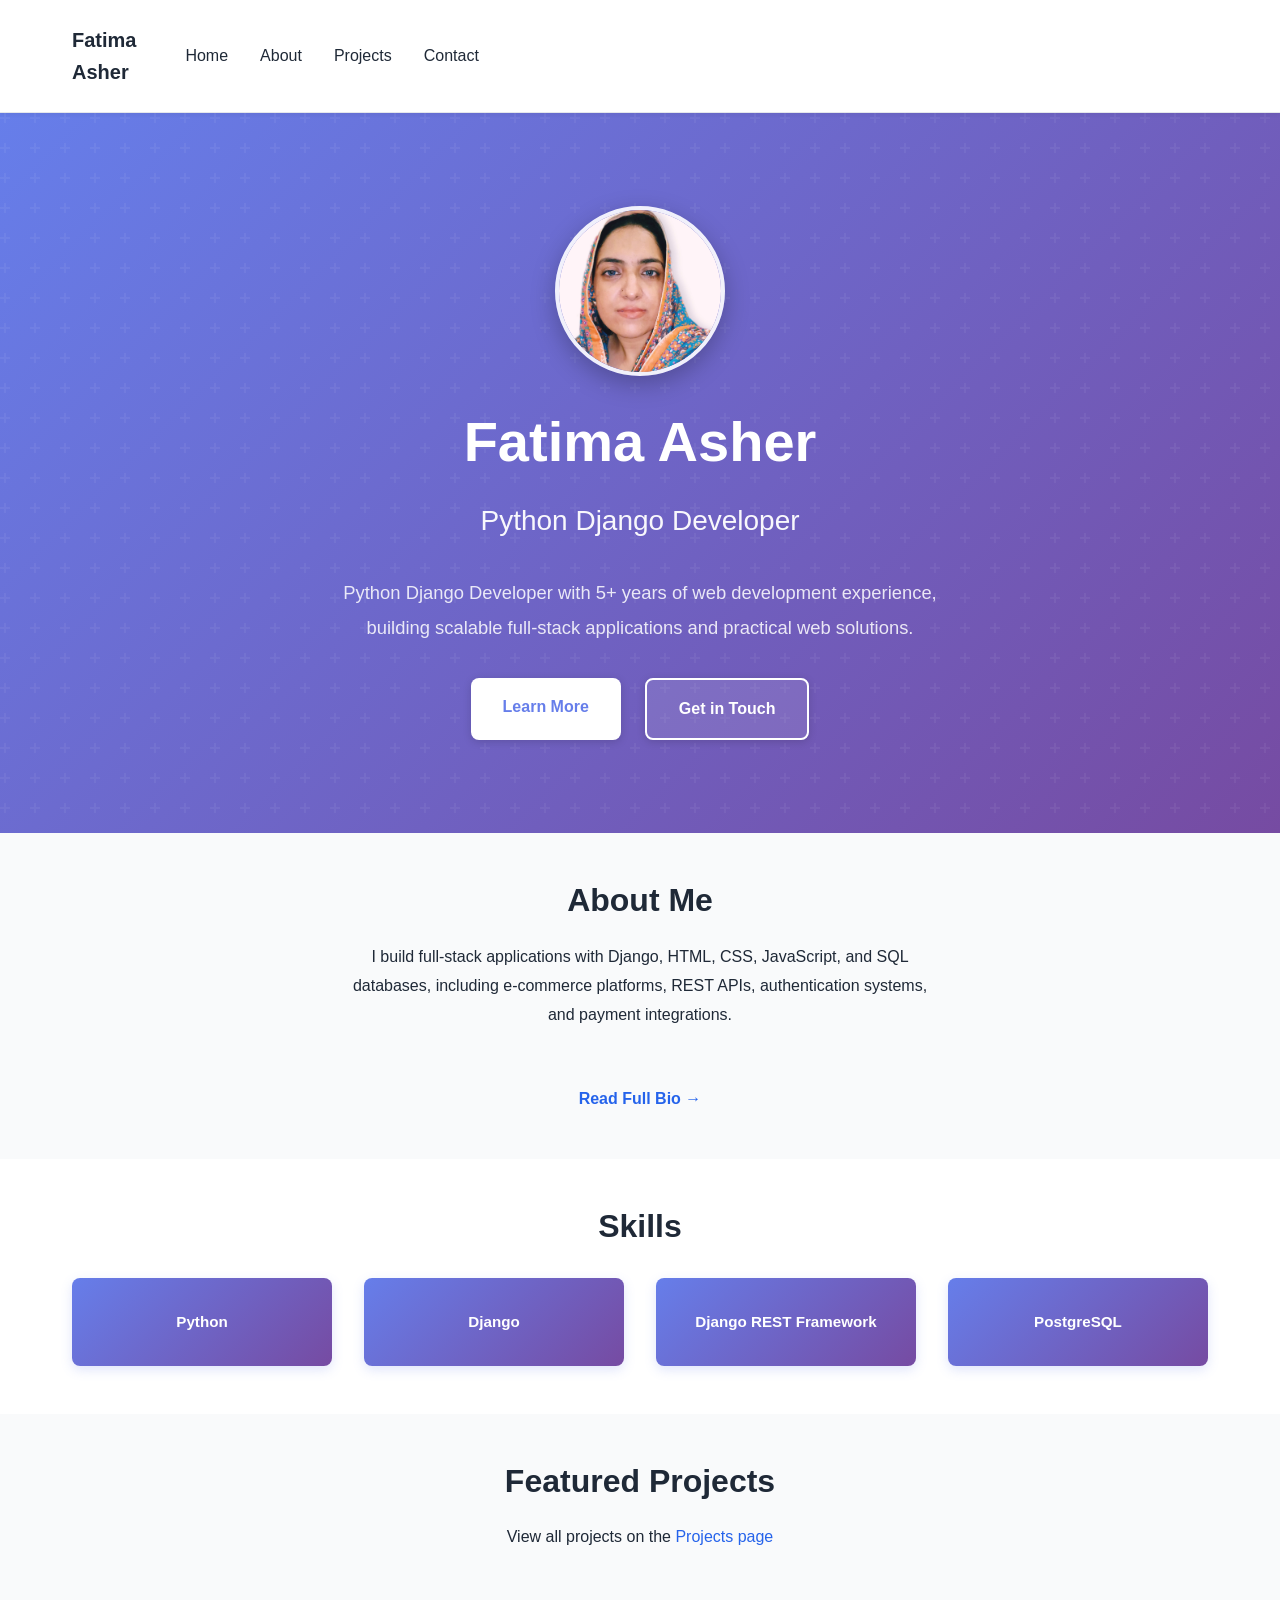
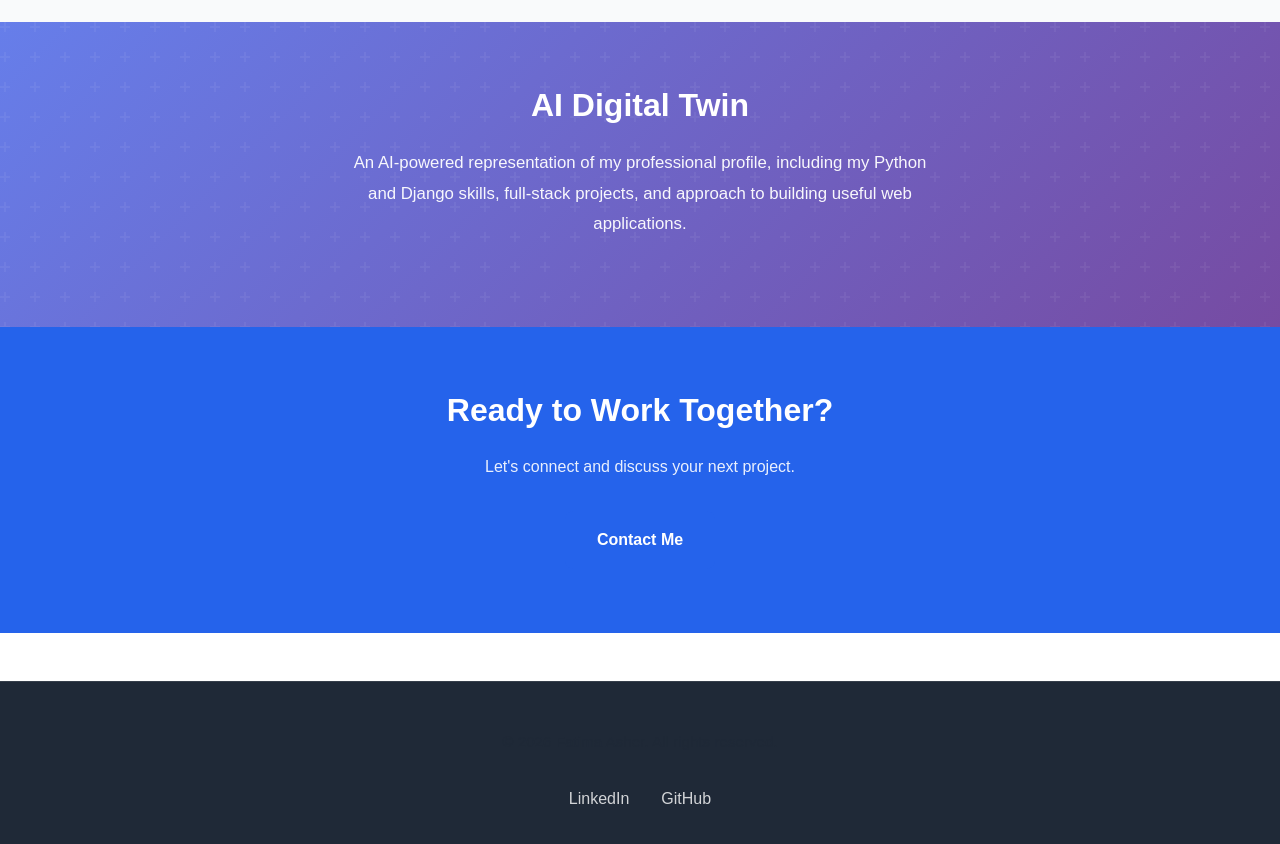
<file: index.html>
<!DOCTYPE html>
<html lang="en">
<head>
    <meta charset="UTF-8">
    <meta name="viewport" content="width=device-width, initial-scale=1.0">
    <meta name="description" content="Portfolio of Fatima Asher, a Python Django developer based in Karachi, Pakistan.">
    <title>Fatima Asher | Python Django Developer</title>
    <link rel="stylesheet" href="css/style.css">
</head>
<body>
    <!-- Navigation -->
    <nav class="navbar">
        <div class="container">
            <div class="nav-wrapper">
                <a href="index.html" class="logo">Fatima Asher</a>
                <button class="menu-toggle" aria-label="Toggle navigation menu">
                    <span class="hamburger"></span>
                </button>
                <ul class="nav-menu">
                    <li><a href="index.html">Home</a></li>
                    <li><a href="about.html">About</a></li>
                    <li><a href="projects.html">Projects</a></li>
                    <li><a href="contact.html">Contact</a></li>
                </ul>
            </div>
        </div>
    </nav>

    <!-- Hero Section -->
    <section class="hero">
        <div class="container">
            <img class="hero-profile-image" src="assets/images/fatima-asher-profile.jpeg" alt="Fatima Asher, Python Django Developer" width="180" height="180">
            <h1>Fatima Asher</h1>
            <p class="tagline">Python Django Developer</p>
            <p class="hero-description">Python Django Developer with 5+ years of web development experience, building scalable full-stack applications and practical web solutions.</p>
            <div class="cta-buttons">
                <a href="about.html" class="btn btn-primary">Learn More</a>
                <a href="contact.html" class="btn btn-secondary">Get in Touch</a>
            </div>
        </div>
    </section>

    <!-- About Preview -->
    <section class="about-preview">
        <div class="container">
            <h2>About Me</h2>
            <p>I build full-stack applications with Django, HTML, CSS, JavaScript, and SQL databases, including e-commerce platforms, REST APIs, authentication systems, and payment integrations.</p>
            <a href="about.html" class="link-arrow">Read Full Bio →</a>
        </div>
    </section>

    <!-- Skills Preview -->
    <section class="skills-preview">
        <div class="container">
            <h2>Skills</h2>
            <div class="skills-grid">
                <div class="skill-item">Python</div>
                <div class="skill-item">Django</div>
                <div class="skill-item">Django REST Framework</div>
                <div class="skill-item">PostgreSQL</div>
            </div>
        </div>
    </section>

    <!-- Projects Preview -->
    <section class="projects-preview">
        <div class="container">
            <h2>Featured Projects</h2>
            <p>View all projects on the <a href="projects.html">Projects page</a></p>
        </div>
    </section>

    <!-- AI Digital Twin Section -->
    <section class="ai-twin">
        <div class="container">
            <h2>AI Digital Twin</h2>
            <p>An AI-powered representation of my professional profile, including my Python and Django skills, full-stack projects, and approach to building useful web applications.</p>
        </div>
    </section>

    <!-- Contact CTA -->
    <section class="contact-cta">
        <div class="container">
            <h2>Ready to Work Together?</h2>
            <p>Let's connect and discuss your next project.</p>
            <a href="contact.html" class="btn btn-primary">Contact Me</a>
        </div>
    </section>

    <!-- Footer -->
    <footer class="footer">
        <div class="container">
            <p>&copy; 2026 Fatima Asher. All rights reserved.</p>
            <ul class="footer-links">
                <li><a href="https://www.linkedin.com/in/fatima-asher/" target="_blank" rel="noopener noreferrer">LinkedIn</a></li>
                <li><a href="https://github.com/fatimaasher84" target="_blank" rel="noopener noreferrer">GitHub</a></li>
            </ul>
        </div>
    </footer>

    <script src="js/main.js"></script>
</body>
</html>
</file>
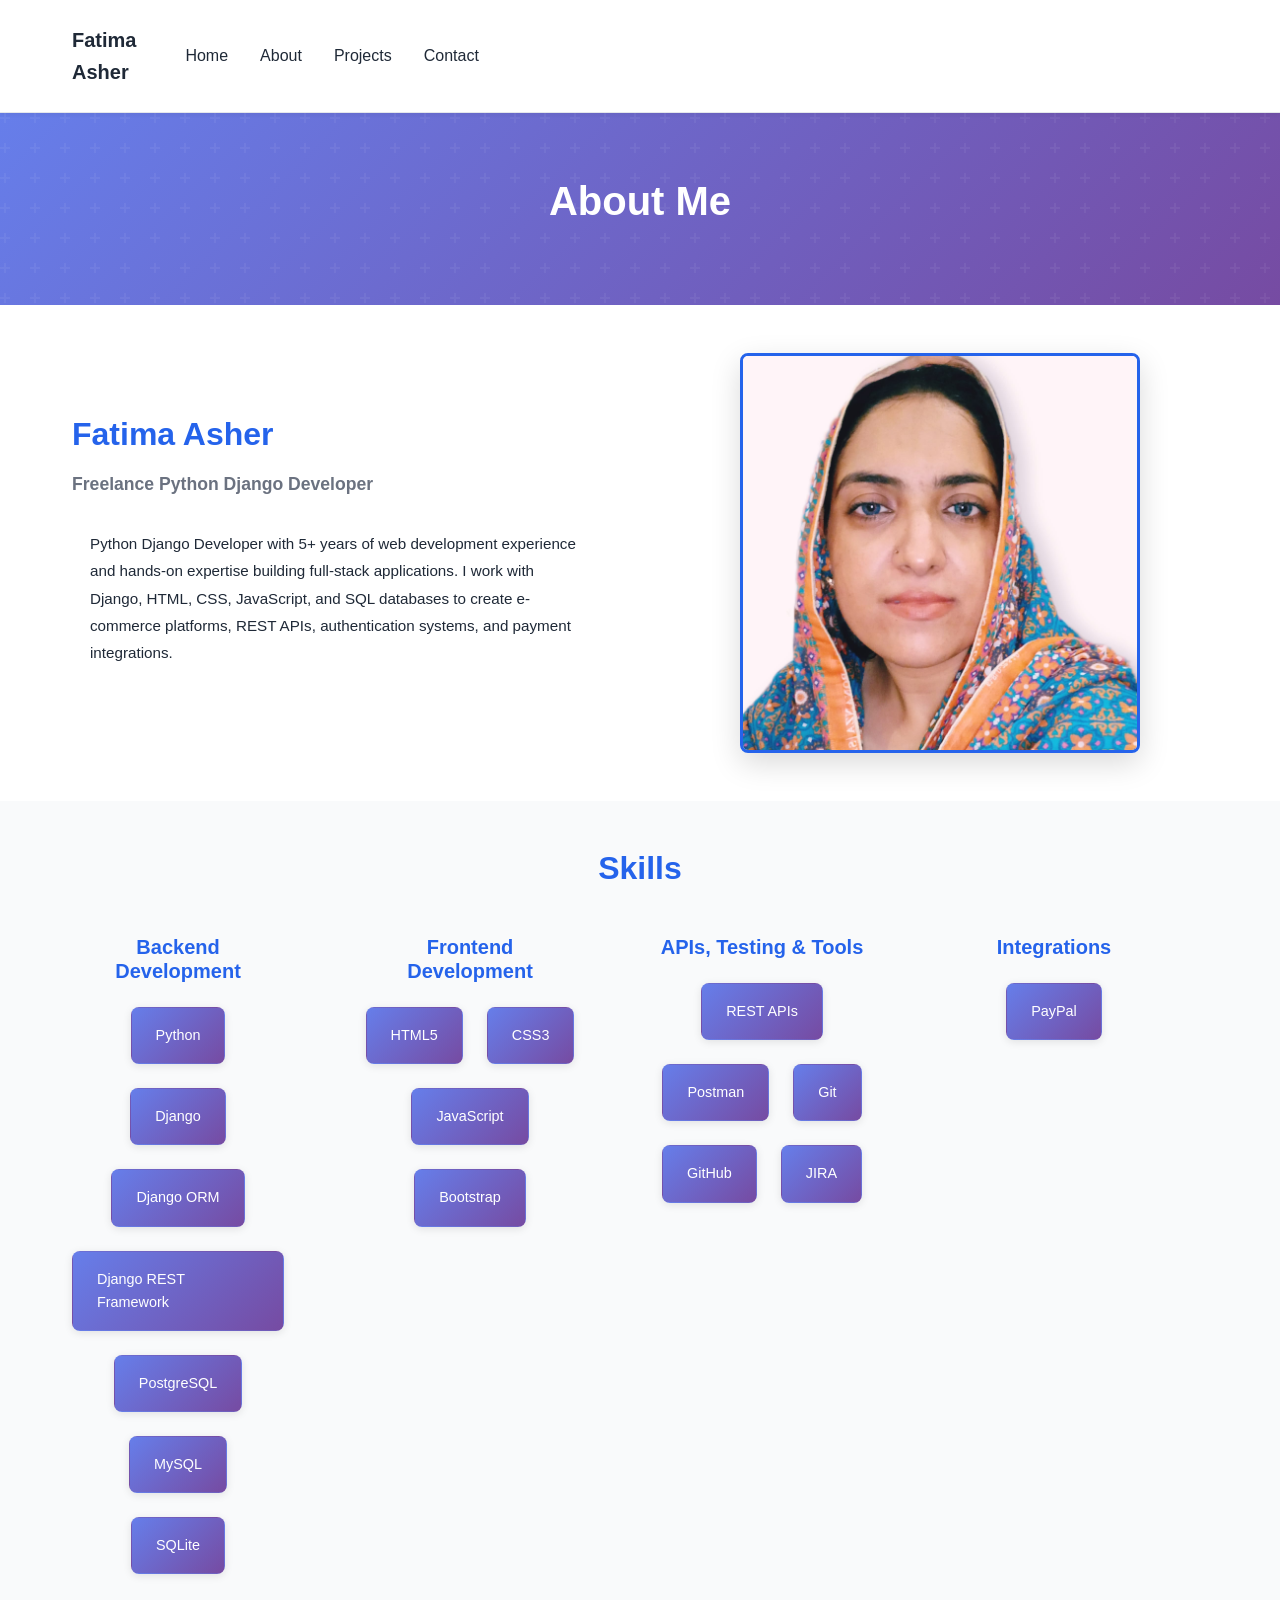
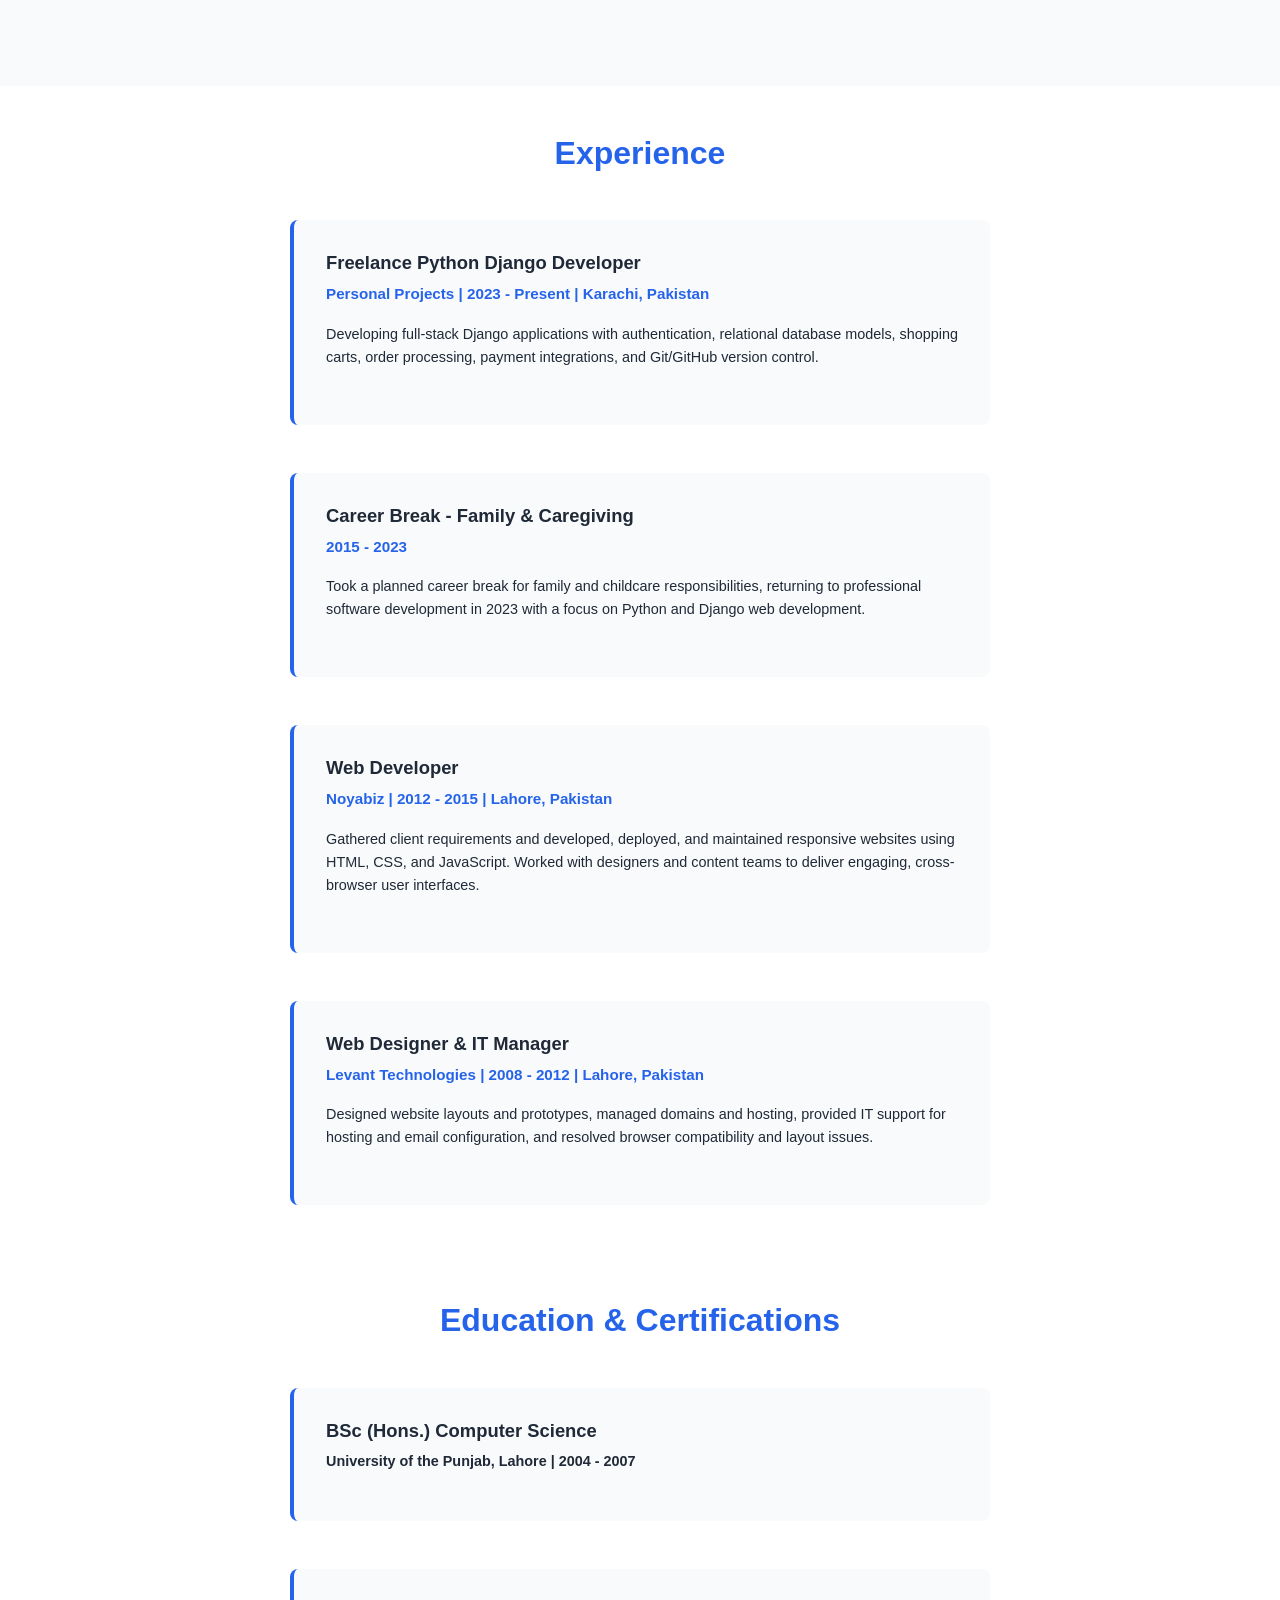
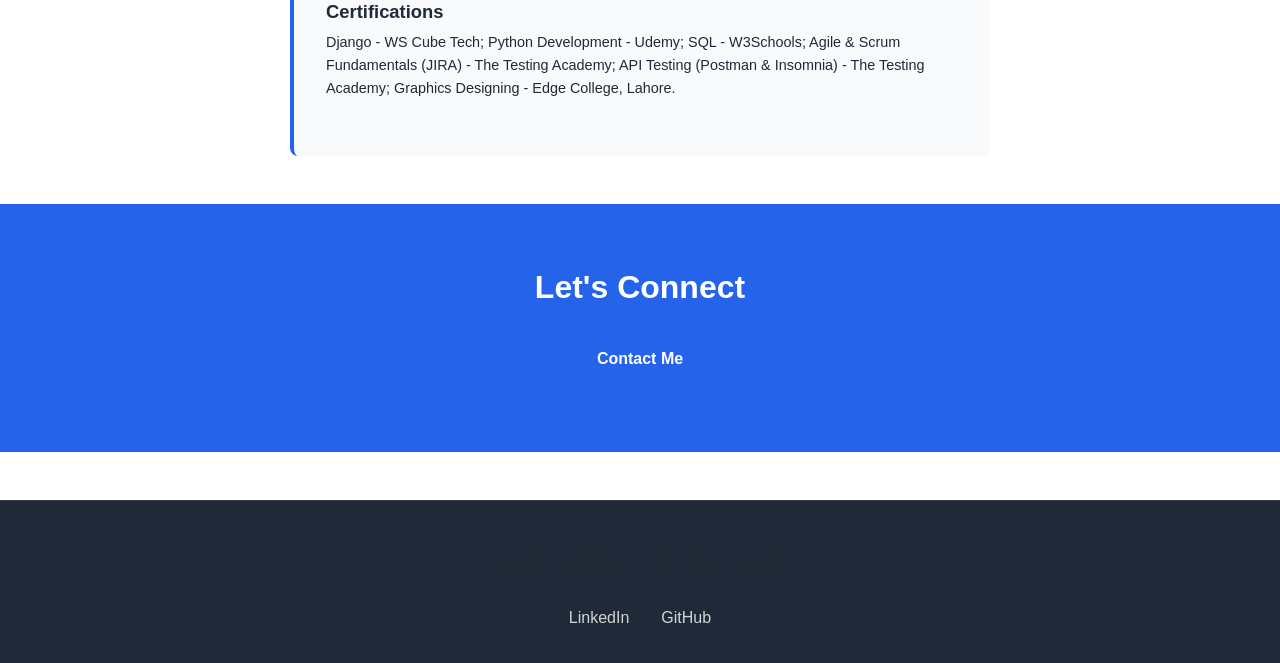
<file: about.html>
<!DOCTYPE html>
<html lang="en">
<head>
    <meta charset="UTF-8">
    <meta name="viewport" content="width=device-width, initial-scale=1.0">
    <meta name="description" content="Learn about Fatima Asher's Python, Django, JavaScript, and PostgreSQL development skills.">
    <title>About | Fatima Asher</title>
    <link rel="stylesheet" href="css/style.css">
</head>
<body>
    <!-- Navigation -->
    <nav class="navbar">
        <div class="container">
            <div class="nav-wrapper">
                <a href="index.html" class="logo">Fatima Asher</a>
                <button class="menu-toggle" aria-label="Toggle navigation menu">
                    <span class="hamburger"></span>
                </button>
                <ul class="nav-menu">
                    <li><a href="index.html">Home</a></li>
                    <li><a href="about.html">About</a></li>
                    <li><a href="projects.html">Projects</a></li>
                    <li><a href="contact.html">Contact</a></li>
                </ul>
            </div>
        </div>
    </nav>

    <!-- Page Header -->
    <section class="page-header">
        <div class="container">
            <h1>About Me</h1>
        </div>
    </section>

    <!-- About Content -->
    <section class="about-section">
        <div class="container">
            <div class="about-content">
                <div class="about-image">
                    <img src="assets/images/fatima-asher-profile.jpeg" alt="Fatima Asher, Python Django Developer" loading="lazy" width="400" height="400">
                </div>
                <div class="about-text">
                    <h2>Fatima Asher</h2>
                    <p>Freelance Python Django Developer</p>
                    <p>Python Django Developer with 5+ years of web development experience and hands-on expertise building full-stack applications. I work with Django, HTML, CSS, JavaScript, and SQL databases to create e-commerce platforms, REST APIs, authentication systems, and payment integrations.</p>
                </div>
            </div>
        </div>
    </section>

    <!-- Skills Section -->
    <section class="skills-section">
        <div class="container">
            <h2>Skills</h2>
            <div class="skills-grid">
                <div class="skill-category">
                    <h3>Backend Development</h3>
                    <ul>
                        <li>Python</li>
                        <li>Django</li>
                        <li>Django ORM</li>
                        <li>Django REST Framework</li>
                        <li>PostgreSQL</li>
                        <li>MySQL</li>
                        <li>SQLite</li>
                    </ul>
                </div>
                <div class="skill-category">
                    <h3>Frontend Development</h3>
                    <ul>
                        <li>HTML5</li>
                        <li>CSS3</li>
                        <li>JavaScript</li>
                        <li>Bootstrap</li>
                    </ul>
                </div>
                <div class="skill-category">
                    <h3>APIs, Testing &amp; Tools</h3>
                    <ul>
                        <li>REST APIs</li>
                        <li>Postman</li>
                        <li>Git</li>
                        <li>GitHub</li>
                        <li>JIRA</li>
                    </ul>
                </div>
                <div class="skill-category">
                    <h3>Integrations</h3>
                    <ul>
                        <li>PayPal</li>
                    </ul>
                </div>
            </div>
        </div>
    </section>

    <!-- Experience Section -->
    <section class="experience-section">
        <div class="container">
            <h2>Experience</h2>
            <div class="experience-list">
                <div class="experience-item">
                    <h3>Freelance Python Django Developer</h3>
                    <p class="company">Personal Projects | 2023 - Present | Karachi, Pakistan</p>
                    <p>Developing full-stack Django applications with authentication, relational database models, shopping carts, order processing, payment integrations, and Git/GitHub version control.</p>
                </div>
                <div class="experience-item">
                    <h3>Career Break - Family &amp; Caregiving</h3>
                    <p class="company">2015 - 2023</p>
                    <p>Took a planned career break for family and childcare responsibilities, returning to professional software development in 2023 with a focus on Python and Django web development.</p>
                </div>
                <div class="experience-item">
                    <h3>Web Developer</h3>
                    <p class="company">Noyabiz | 2012 - 2015 | Lahore, Pakistan</p>
                    <p>Gathered client requirements and developed, deployed, and maintained responsive websites using HTML, CSS, and JavaScript. Worked with designers and content teams to deliver engaging, cross-browser user interfaces.</p>
                </div>
                <div class="experience-item">
                    <h3>Web Designer &amp; IT Manager</h3>
                    <p class="company">Levant Technologies | 2008 - 2012 | Lahore, Pakistan</p>
                    <p>Designed website layouts and prototypes, managed domains and hosting, provided IT support for hosting and email configuration, and resolved browser compatibility and layout issues.</p>
                </div>
            </div>
        </div>
    </section>

    <section class="experience-section">
        <div class="container">
            <h2>Education &amp; Certifications</h2>
            <div class="experience-list">
                <div class="experience-item">
                    <h3>BSc (Hons.) Computer Science</h3>
                    <p class="company">University of the Punjab, Lahore | 2004 - 2007</p>
                </div>
                <div class="experience-item">
                    <h3>Certifications</h3>
                    <p>Django - WS Cube Tech; Python Development - Udemy; SQL - W3Schools; Agile &amp; Scrum Fundamentals (JIRA) - The Testing Academy; API Testing (Postman &amp; Insomnia) - The Testing Academy; Graphics Designing - Edge College, Lahore.</p>
                </div>
            </div>
        </div>
    </section>

    <!-- Contact CTA -->
    <section class="contact-cta">
        <div class="container">
            <h2>Let's Connect</h2>
            <a href="contact.html" class="btn btn-primary">Contact Me</a>
        </div>
    </section>

    <!-- Footer -->
    <footer class="footer">
        <div class="container">
            <p>&copy; 2026 Fatima Asher. All rights reserved.</p>
            <ul class="footer-links">
                <li><a href="https://www.linkedin.com/in/fatima-asher/" target="_blank" rel="noopener noreferrer">LinkedIn</a></li>
                <li><a href="https://github.com/fatimaasher84" target="_blank" rel="noopener noreferrer">GitHub</a></li>
            </ul>
        </div>
    </footer>

    <script src="js/main.js"></script>
</body>
</html>
</file>
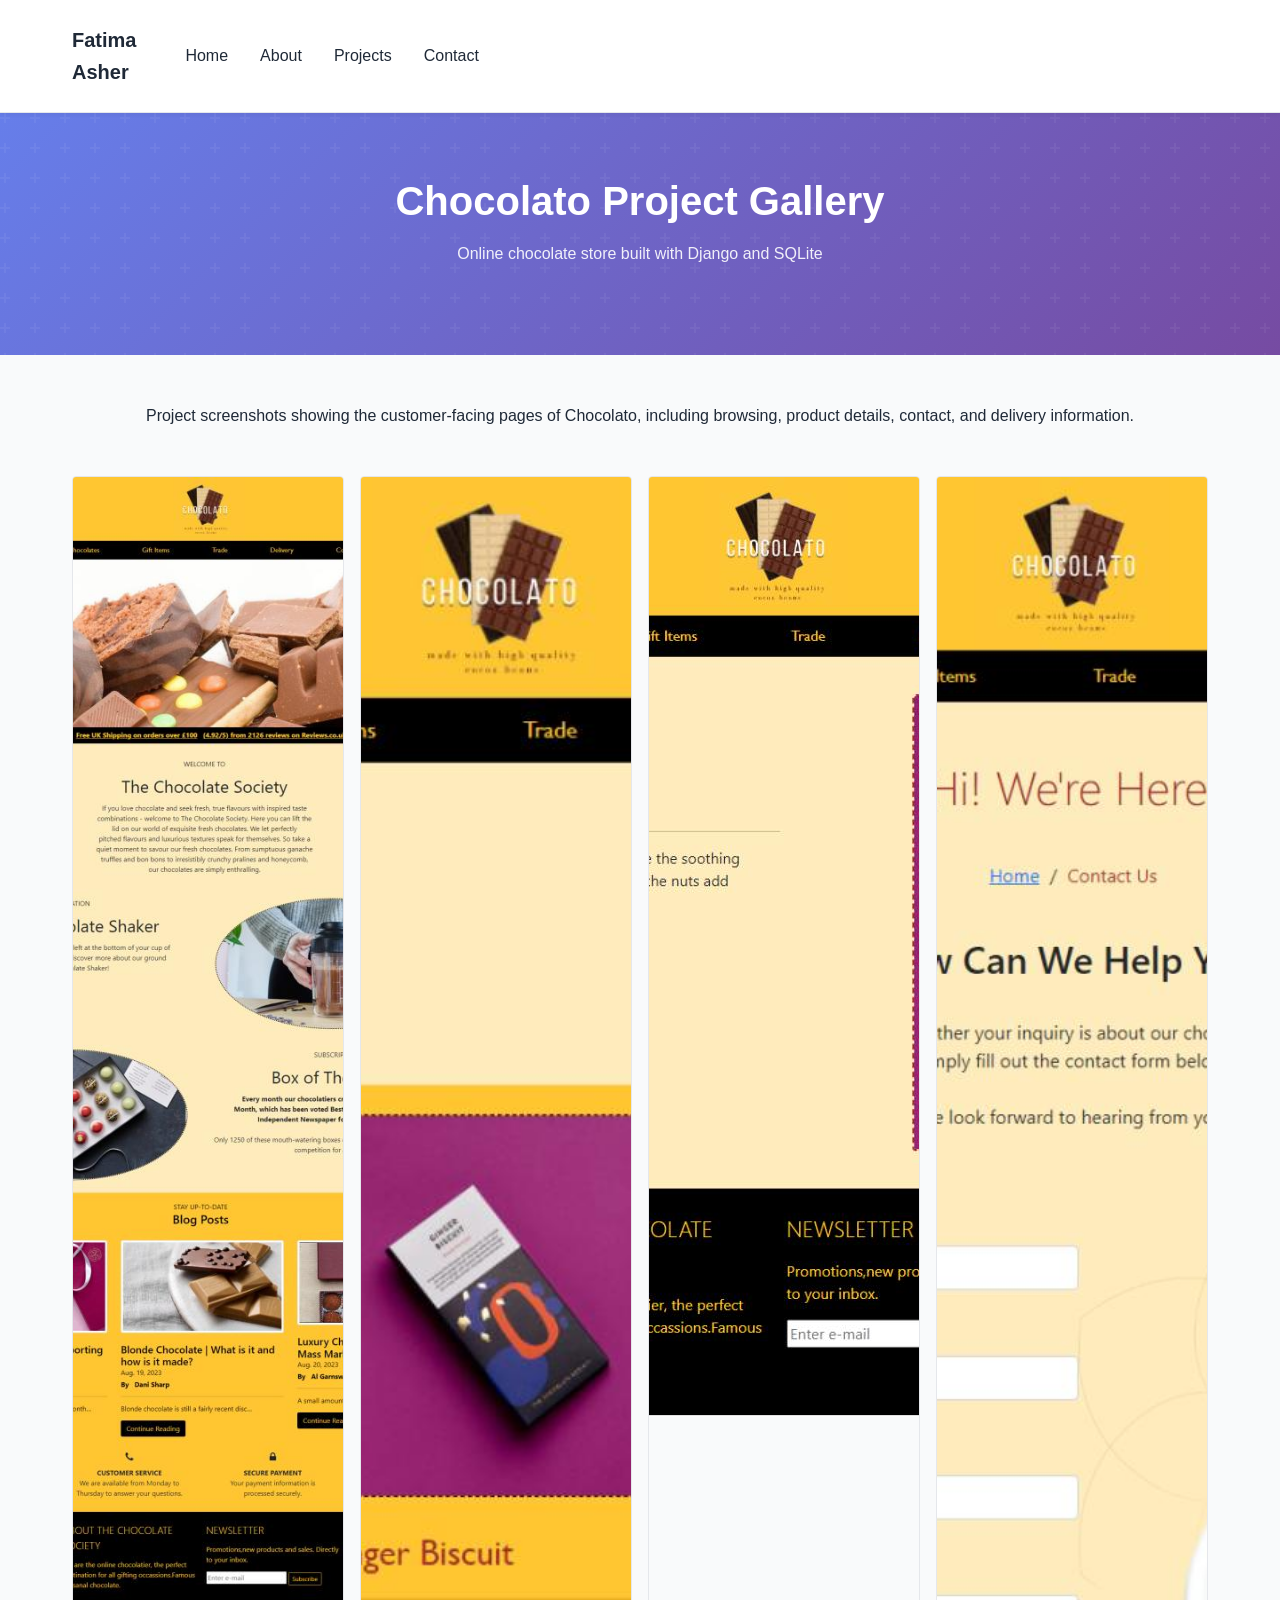
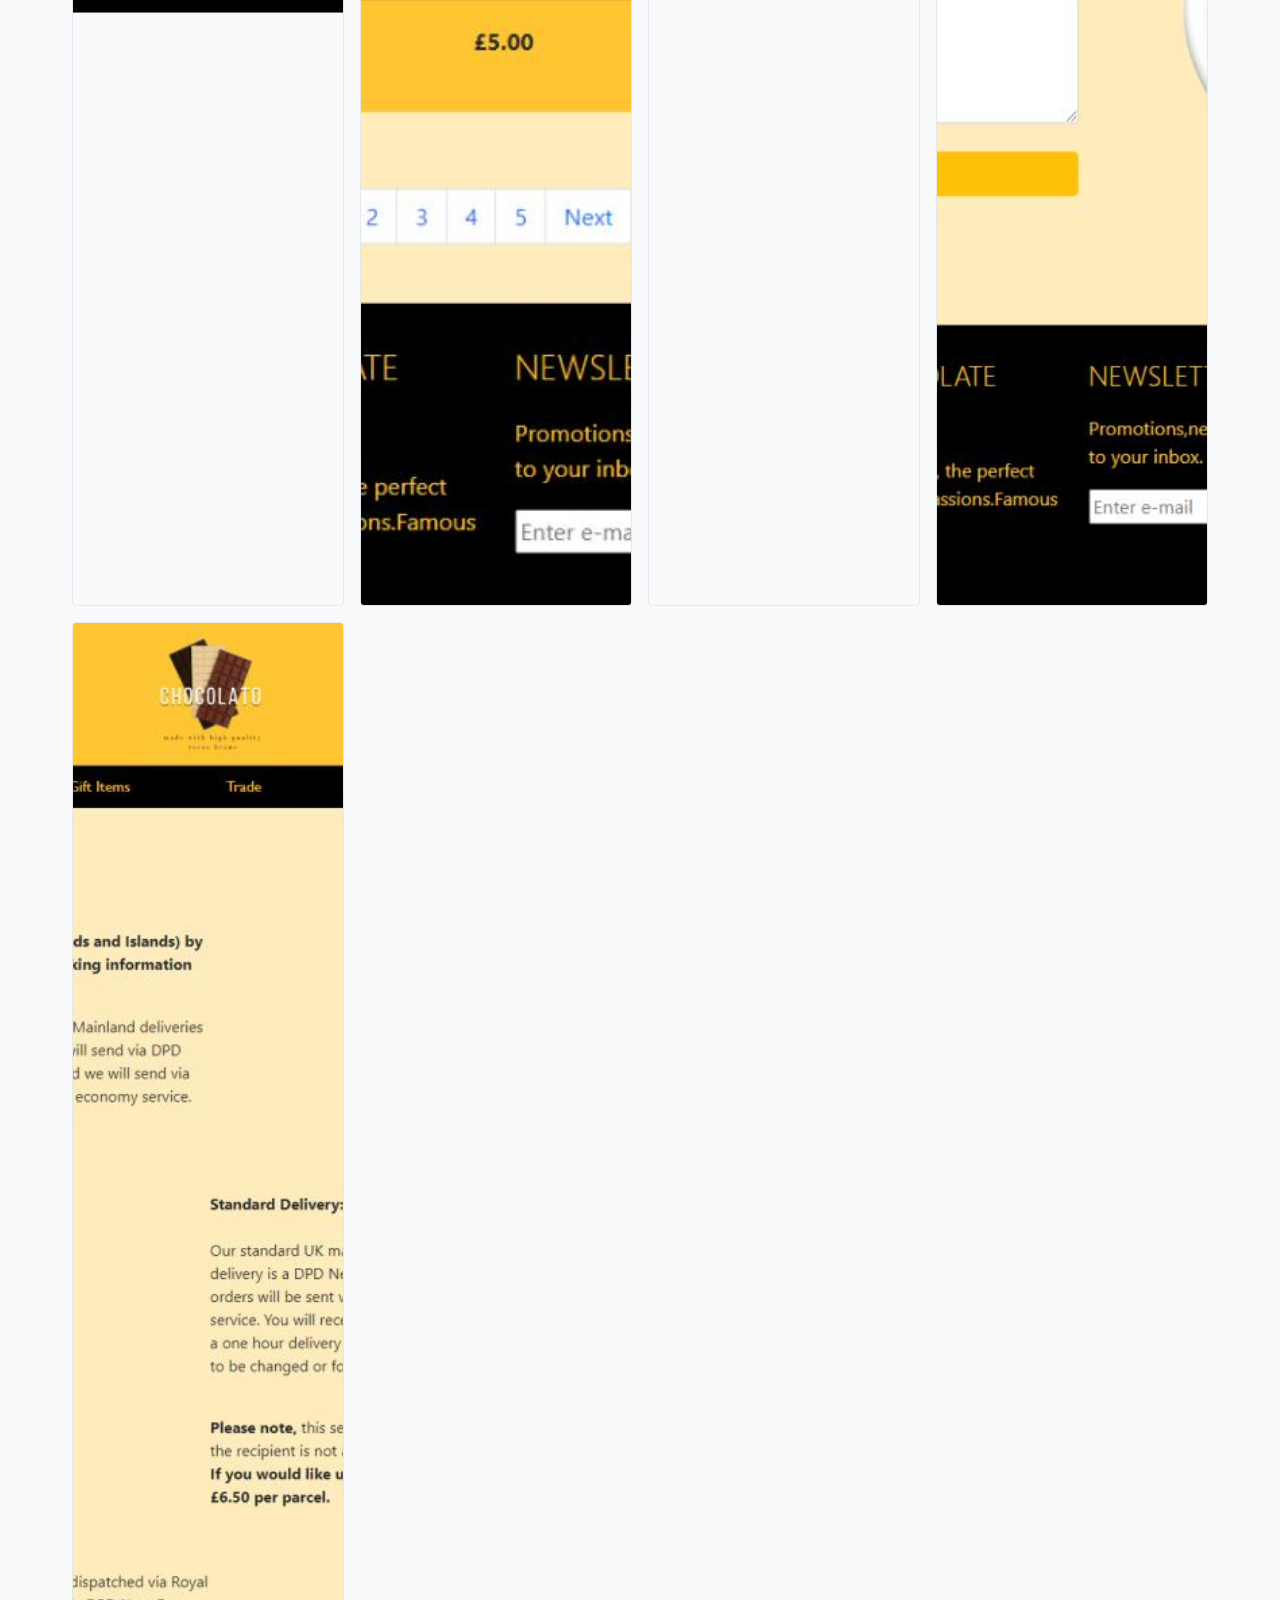
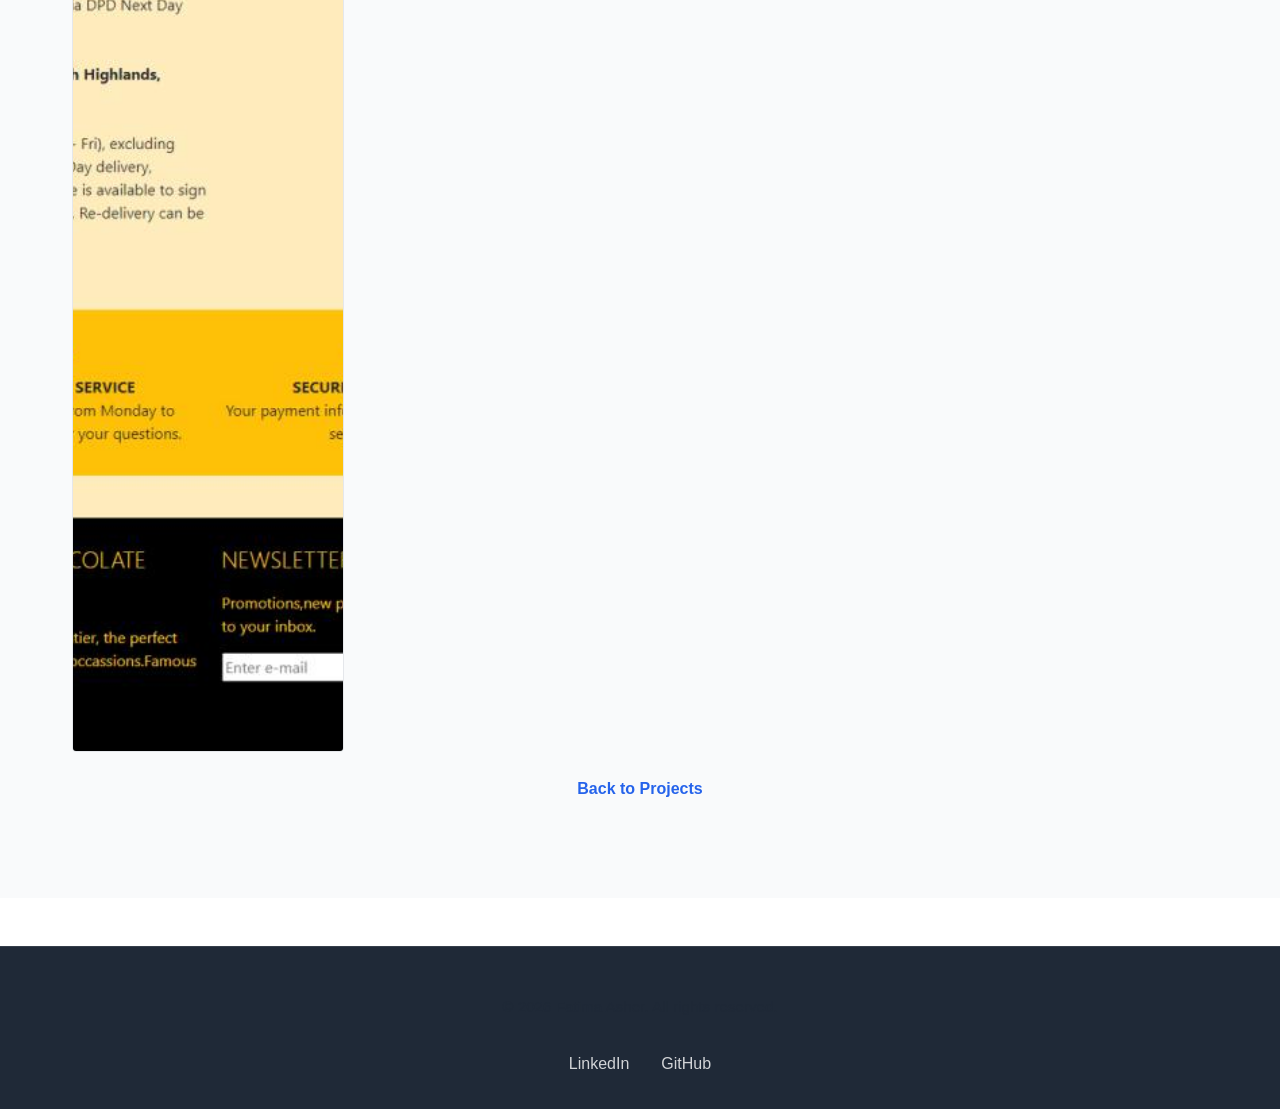
<file: chocolato.html>
<!DOCTYPE html>
<html lang="en">
<head>
    <meta charset="UTF-8">
    <meta name="viewport" content="width=device-width, initial-scale=1.0">
    <meta name="description" content="Chocolato online chocolate store project gallery by Fatima Asher.">
    <title>Chocolato Project Gallery | Fatima Asher</title>
    <link rel="stylesheet" href="css/style.css">
</head>
<body>
    <nav class="navbar">
        <div class="container">
            <div class="nav-wrapper">
                <a href="index.html" class="logo">Fatima Asher</a>
                <button class="menu-toggle" aria-label="Toggle navigation menu">
                    <span class="hamburger"></span>
                </button>
                <ul class="nav-menu">
                    <li><a href="index.html">Home</a></li>
                    <li><a href="about.html">About</a></li>
                    <li><a href="projects.html">Projects</a></li>
                    <li><a href="contact.html">Contact</a></li>
                </ul>
            </div>
        </div>
    </nav>

    <header class="page-header">
        <div class="container">
            <h1>Chocolato Project Gallery</h1>
            <p>Online chocolate store built with Django and SQLite</p>
        </div>
    </header>

    <main>
        <section class="projects-section">
            <div class="container">
                <p>Project screenshots showing the customer-facing pages of Chocolato, including browsing, product details, contact, and delivery information.</p>
                <div class="project-showcase-gallery" aria-label="Chocolato project screenshots">
                    <a href="assets/images/chocolato/1695590624472.jpg" target="_blank" rel="noopener noreferrer"><img src="assets/images/chocolato/1695590624472.jpg" alt="Chocolato online chocolate store homepage" loading="eager" width="640" height="1136"></a>
                    <a href="assets/images/chocolato/1695593395304.jpg" target="_blank" rel="noopener noreferrer"><img src="assets/images/chocolato/1695593395304.jpg" alt="Chocolato product-listing page" loading="lazy" width="1169" height="1728"></a>
                    <a href="assets/images/chocolato/1695593417343.jpg" target="_blank" rel="noopener noreferrer"><img src="assets/images/chocolato/1695593417343.jpg" alt="Chocolato product-detail page" loading="lazy" width="1263" height="940"></a>
                    <a href="assets/images/chocolato/1695593433167.jpg" target="_blank" rel="noopener noreferrer"><img src="assets/images/chocolato/1695593433167.jpg" alt="Chocolato contact page" loading="lazy" width="1169" height="1728"></a>
                    <a href="assets/images/chocolato/1695593445585.jpg" target="_blank" rel="noopener noreferrer"><img src="assets/images/chocolato/1695593445585.jpg" alt="Chocolato delivery-information page" loading="lazy" width="1263" height="1728"></a>
                </div>
                <p><a href="projects.html" class="link-arrow">Back to Projects</a></p>
            </div>
        </section>
    </main>

    <footer class="footer">
        <div class="container">
            <p>&copy; 2026 Fatima Asher. All rights reserved.</p>
            <ul class="footer-links">
                <li><a href="https://www.linkedin.com/in/fatima-asher/" target="_blank" rel="noopener noreferrer">LinkedIn</a></li>
                <li><a href="https://github.com/fatimaasher84" target="_blank" rel="noopener noreferrer">GitHub</a></li>
            </ul>
        </div>
    </footer>

    <script src="js/main.js"></script>
</body>
</html>
</file>
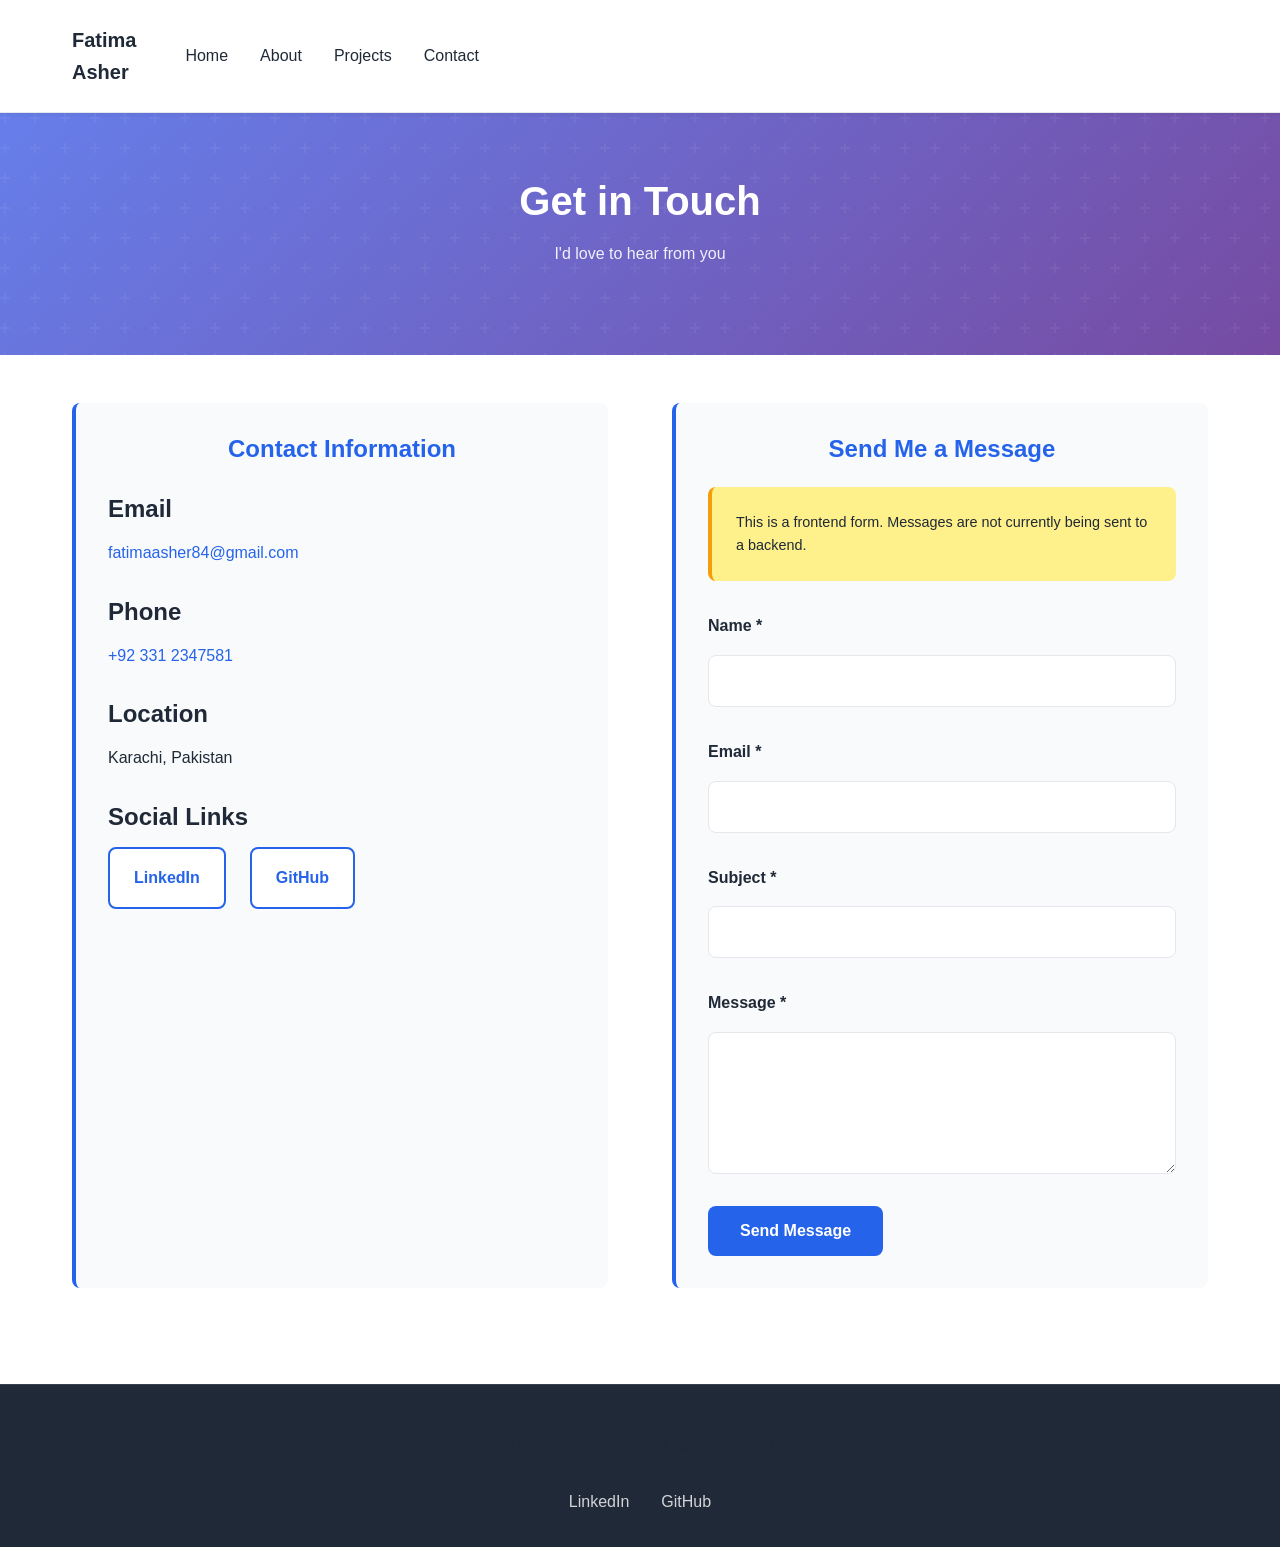
<file: contact.html>
<!DOCTYPE html>
<html lang="en">
<head>
    <meta charset="UTF-8">
    <meta name="viewport" content="width=device-width, initial-scale=1.0">
    <meta name="description" content="Contact Fatima Asher, a freelance Python Django developer.">
    <title>Contact | Fatima Asher</title>
    <link rel="stylesheet" href="css/style.css">
</head>
<body>
    <!-- Navigation -->
    <nav class="navbar">
        <div class="container">
            <div class="nav-wrapper">
                <a href="index.html" class="logo">Fatima Asher</a>
                <button class="menu-toggle" aria-label="Toggle navigation menu">
                    <span class="hamburger"></span>
                </button>
                <ul class="nav-menu">
                    <li><a href="index.html">Home</a></li>
                    <li><a href="about.html">About</a></li>
                    <li><a href="projects.html">Projects</a></li>
                    <li><a href="contact.html">Contact</a></li>
                </ul>
            </div>
        </div>
    </nav>

    <!-- Page Header -->
    <section class="page-header">
        <div class="container">
            <h1>Get in Touch</h1>
            <p>I'd love to hear from you</p>
        </div>
    </section>

    <!-- Contact Section -->
    <section class="contact-section">
        <div class="container">
            <div class="contact-wrapper">
                <!-- Contact Info -->
                <div class="contact-info">
                    <h2>Contact Information</h2>
                    <div class="info-item">
                        <h3>Email</h3>
                        <a href="mailto:fatimaasher84@gmail.com">fatimaasher84@gmail.com</a>
                    </div>
                    <div class="info-item">
                        <h3>Phone</h3>
                        <a href="tel:+923312347581">+92 331 2347581</a>
                    </div>
                    <div class="info-item">
                        <h3>Location</h3>
                        <p>Karachi, Pakistan</p>
                    </div>
                    <div class="info-item">
                        <h3>Social Links</h3>
                        <ul class="social-links">
                            <li><a href="https://www.linkedin.com/in/fatima-asher/" target="_blank" rel="noopener noreferrer">LinkedIn</a></li>
                            <li><a href="https://github.com/fatimaasher84" target="_blank" rel="noopener noreferrer">GitHub</a></li>
                        </ul>
                    </div>
                </div>

                <!-- Contact Form -->
                <div class="contact-form-wrapper">
                    <h2>Send Me a Message</h2>
                    <p class="form-note">This is a frontend form. Messages are not currently being sent to a backend.</p>
                    <form class="contact-form" id="contact-form">
                        <div class="form-group">
                            <label for="name">Name *</label>
                            <input type="text" id="name" name="name" required>
                            <span class="error-message" id="name-error"></span>
                        </div>

                        <div class="form-group">
                            <label for="email">Email *</label>
                            <input type="email" id="email" name="email" required>
                            <span class="error-message" id="email-error"></span>
                        </div>

                        <div class="form-group">
                            <label for="subject">Subject *</label>
                            <input type="text" id="subject" name="subject" required>
                            <span class="error-message" id="subject-error"></span>
                        </div>

                        <div class="form-group">
                            <label for="message">Message *</label>
                            <textarea id="message" name="message" rows="6" required></textarea>
                            <span class="error-message" id="message-error"></span>
                        </div>

                        <button type="submit" class="btn btn-primary">Send Message</button>
                        <p class="form-status" id="form-status"></p>
                    </form>
                </div>
            </div>
        </div>
    </section>

    <!-- Footer -->
    <footer class="footer">
        <div class="container">
            <p>&copy; 2026 Fatima Asher. All rights reserved.</p>
            <ul class="footer-links">
                <li><a href="https://www.linkedin.com/in/fatima-asher/" target="_blank" rel="noopener noreferrer">LinkedIn</a></li>
                <li><a href="https://github.com/fatimaasher84" target="_blank" rel="noopener noreferrer">GitHub</a></li>
            </ul>
        </div>
    </footer>

    <script src="js/main.js"></script>
</body>
</html>
</file>
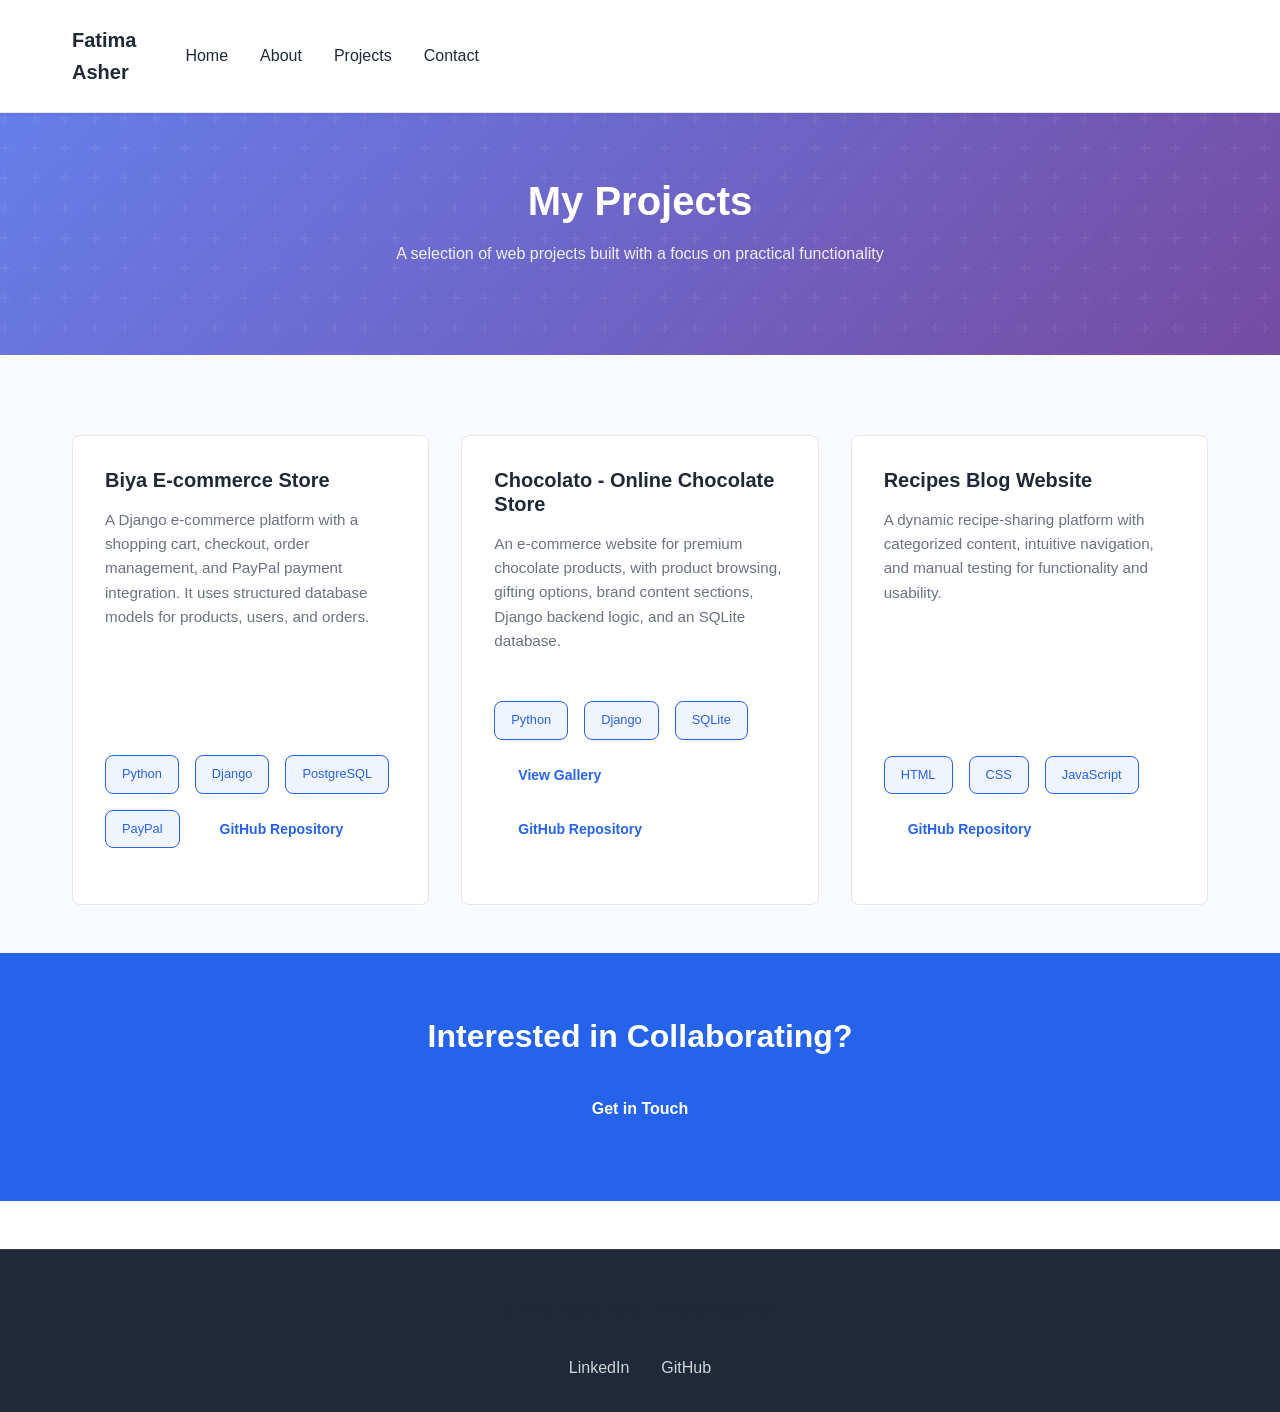
<file: projects.html>
<!DOCTYPE html>
<html lang="en">
<head>
    <meta charset="UTF-8">
    <meta name="viewport" content="width=device-width, initial-scale=1.0">
    <meta name="description" content="Projects by Fatima Asher, a Python Django developer.">
    <title>Projects | Fatima Asher</title>
    <link rel="stylesheet" href="css/style.css">
</head>
<body>
    <!-- Navigation -->
    <nav class="navbar">
        <div class="container">
            <div class="nav-wrapper">
                <a href="index.html" class="logo">Fatima Asher</a>
                <button class="menu-toggle" aria-label="Toggle navigation menu">
                    <span class="hamburger"></span>
                </button>
                <ul class="nav-menu">
                    <li><a href="index.html">Home</a></li>
                    <li><a href="about.html">About</a></li>
                    <li><a href="projects.html">Projects</a></li>
                    <li><a href="contact.html">Contact</a></li>
                </ul>
            </div>
        </div>
    </nav>

    <!-- Page Header -->
    <section class="page-header">
        <div class="container">
            <h1>My Projects</h1>
            <p>A selection of web projects built with a focus on practical functionality</p>
        </div>
    </section>

    <!-- Projects Grid -->
    <section class="projects-section">
        <div class="container">
            <div class="projects-grid">
                <article class="project-card">
                    <div class="project-content">
                        <h3>Biya E-commerce Store</h3>
                        <p>A Django e-commerce platform with a shopping cart, checkout, order management, and PayPal payment integration. It uses structured database models for products, users, and orders.</p>
                        <div class="project-tags">
                            <span class="tag">Python</span>
                            <span class="tag">Django</span>
                            <span class="tag">PostgreSQL</span>
                            <span class="tag">PayPal</span>
                            <a href="https://github.com/fatimaasher84/E-Commerce" class="btn btn-small" target="_blank" rel="noopener noreferrer">GitHub Repository</a>
                        </div>
                        <a href="#" class="btn btn-small">View Project →</a>
                    </div>
                </article>
                <article class="project-card">
                    <div class="project-content">
                        <h3>Chocolato - Online Chocolate Store</h3>
                        <p>An e-commerce website for premium chocolate products, with product browsing, gifting options, brand content sections, Django backend logic, and an SQLite database.</p>
                        <div class="project-tags">
                            <span class="tag">Python</span>
                            <span class="tag">Django</span>
                            <span class="tag">SQLite</span>
                            <a href="chocolato.html" class="btn btn-small">View Gallery</a>
                            <a href="https://github.com/fatimaasher84/Chocolato" class="btn btn-small" target="_blank" rel="noopener noreferrer">GitHub Repository</a>
                        </div>
                    </div>
                </article>
                <article class="project-card">
                    <div class="project-content">
                        <h3>Recipes Blog Website</h3>
                        <p>A dynamic recipe-sharing platform with categorized content, intuitive navigation, and manual testing for functionality and usability.</p>
                        <div class="project-tags">
                            <span class="tag">HTML</span>
                            <span class="tag">CSS</span>
                            <span class="tag">JavaScript</span>
                            <a href="https://github.com/fatimaasher84/BloggingWebsite" class="btn btn-small" target="_blank" rel="noopener noreferrer">GitHub Repository</a>
                        </div>
                    </div>
                </article>
            </div>
        </div>
    </section>

    <!-- Contact CTA -->
    <section class="contact-cta">
        <div class="container">
            <h2>Interested in Collaborating?</h2>
            <a href="contact.html" class="btn btn-primary">Get in Touch</a>
        </div>
    </section>

    <!-- Footer -->
    <footer class="footer">
        <div class="container">
            <p>&copy; 2026 Fatima Asher. All rights reserved.</p>
            <ul class="footer-links">
                <li><a href="https://www.linkedin.com/in/fatima-asher/" target="_blank" rel="noopener noreferrer">LinkedIn</a></li>
                <li><a href="https://github.com/fatimaasher84" target="_blank" rel="noopener noreferrer">GitHub</a></li>
            </ul>
        </div>
    </footer>

    <script src="js/main.js"></script>
</body>
</html>
</file>
<file: css/style.css>
/* ===========================================
   PERSONAL PORTFOLIO - RESPONSIVE CSS
   Mobile-First Approach
   =========================================== */

/* Root Variables */
:root {
    --primary-color: #2563eb;
    --secondary-color: #1e40af;
    --text-color: #1f2937;
    --text-light: #6b7280;
    --bg-color: #ffffff;
    --bg-light: #f9fafb;
    --border-color: #e5e7eb;
    --spacing-xs: 0.5rem;
    --spacing-sm: 1rem;
    --spacing-md: 1.5rem;
    --spacing-lg: 2rem;
    --spacing-xl: 3rem;
    --spacing-2xl: 4rem;
    --border-radius: 8px;
    --transition: all 0.3s ease;
    --max-width: 1200px;
}

/* ===========================================
   RESET & BASE STYLES
   =========================================== */

* {
    margin: 0;
    padding: 0;
    box-sizing: border-box;
}

html {
    scroll-behavior: smooth;
}

body {
    font-family: -apple-system, BlinkMacSystemFont, 'Segoe UI', Roboto, 'Helvetica Neue', Arial, sans-serif;
    font-size: 16px;
    line-height: 1.6;
    color: var(--text-color);
    background-color: var(--bg-color);
}

/* Typography */
h1, h2, h3, h4, h5, h6 {
    font-weight: 600;
    line-height: 1.2;
    margin-bottom: var(--spacing-md);
}

h1 {
    font-size: 2rem;
}

h2 {
    font-size: 1.75rem;
}

h3 {
    font-size: 1.25rem;
}

p {
    margin-bottom: var(--spacing-md);
    color: var(--text-color);
}

a {
    color: var(--primary-color);
    text-decoration: none;
    transition: var(--transition);
}

a:hover {
    color: var(--secondary-color);
}

/* ===========================================
   LAYOUT
   =========================================== */

.container {
    width: 100%;
    max-width: var(--max-width);
    margin: 0 auto;
    padding: 0 var(--spacing-md);
}

section {
    padding: var(--spacing-xl) 0;
}

/* ===========================================
   NAVIGATION (Mobile-First)
   =========================================== */

.navbar {
    background-color: var(--bg-color);
    border-bottom: 1px solid var(--border-color);
    position: sticky;
    top: 0;
    z-index: 1000;
    box-shadow: 0 2px 4px rgba(0, 0, 0, 0.05);
}

.nav-wrapper {
    display: flex;
    justify-content: space-between;
    align-items: center;
    padding: var(--spacing-md) 0;
}

.logo {
    font-size: 1.25rem;
    font-weight: 700;
    color: var(--text-color);
}

.nav-menu {
    list-style: none;
    display: none;
    position: absolute;
    top: 100%;
    left: 0;
    right: 0;
    background-color: var(--bg-color);
    border-top: 1px solid var(--border-color);
    flex-direction: column;
    width: 100%;
}

.nav-menu.active {
    display: flex;
}

.nav-menu li {
    border-bottom: 1px solid var(--border-color);
}

.nav-menu a {
    display: block;
    padding: var(--spacing-md);
    color: var(--text-color);
}

.nav-menu a:hover {
    background-color: var(--bg-light);
}

.menu-toggle {
    background: none;
    border: none;
    cursor: pointer;
    display: flex;
    flex-direction: column;
    justify-content: space-between;
    width: 24px;
    height: 20px;
    padding: 0;
}

.hamburger {
    width: 100%;
    height: 2px;
    background-color: var(--text-color);
    border-radius: 1px;
    transition: var(--transition);
}

.menu-toggle.active .hamburger:nth-child(1) {
    transform: rotate(45deg) translate(8px, 8px);
}

.menu-toggle.active .hamburger:nth-child(2) {
    opacity: 0;
}

.menu-toggle.active .hamburger:nth-child(3) {
    transform: rotate(-45deg) translate(8px, -8px);
}

/* ===========================================
   BUTTONS
   =========================================== */

.btn {
    display: inline-block;
    padding: var(--spacing-sm) var(--spacing-lg);
    border-radius: var(--border-radius);
    font-weight: 600;
    cursor: pointer;
    transition: var(--transition);
    text-align: center;
    border: none;
    font-size: 1rem;
}

.btn-primary {
    background-color: var(--primary-color);
    color: white;
}

.btn-primary:hover {
    background-color: var(--secondary-color);
}

.btn-secondary {
    background-color: transparent;
    color: var(--primary-color);
    border: 2px solid var(--primary-color);
}

.btn-secondary:hover {
    background-color: var(--primary-color);
    color: white;
}

.btn-small {
    padding: var(--spacing-xs) var(--spacing-md);
    font-size: 0.875rem;
}

/* ===========================================
   HERO SECTION
   =========================================== */

.hero {
    background: linear-gradient(135deg, #667eea 0%, #764ba2 100%);
    color: white;
    text-align: center;
    padding: var(--spacing-2xl) 0;
    min-height: 60vh;
    display: flex;
    align-items: center;
    justify-content: center;
    position: relative;
    overflow: hidden;
}

.hero::before {
    content: '';
    position: absolute;
    top: 0;
    left: 0;
    right: 0;
    bottom: 0;
    background: url("data:image/svg+xml,%3Csvg width='60' height='60' viewBox='0 0 60 60' xmlns='http://www.w3.org/2000/svg'%3E%3Cg fill='none' fill-rule='evenodd'%3E%3Cg fill='%23ffffff' fill-opacity='0.05'%3E%3Cpath d='M36 34v-4h-2v4h-4v2h4v4h2v-4h4v-2h-4zm0-30V0h-2v4h-4v2h4v4h2V6h4V4h-4zM6 34v-4H4v4H0v2h4v4h2v-4h4v-2H6zM6 4V0H4v4H0v2h4v4h2V6h4V4H6z'/%3E%3C/g%3E%3C/g%3E%3C/svg%3E");
    pointer-events: none;
}

.hero .container {
    position: relative;
    z-index: 1;
    animation: fadeInDown 0.8s ease-out;
}

@keyframes fadeInDown {
    from {
        opacity: 0;
        transform: translateY(-20px);
    }
    to {
        opacity: 1;
        transform: translateY(0);
    }
}

.hero h1 {
    color: white;
    margin-bottom: var(--spacing-sm);
    animation: fadeInDown 0.8s ease-out 0.1s both;
}

.hero-profile-image {
    width: 140px;
    height: 140px;
    object-fit: cover;
    object-position: center;
    border: 4px solid rgba(255, 255, 255, 0.9);
    border-radius: 50%;
    box-shadow: 0 8px 24px rgba(0, 0, 0, 0.25);
    margin-bottom: var(--spacing-md);
    animation: fadeInDown 0.8s ease-out both;
}

.tagline {
    font-size: 1.25rem;
    font-weight: 500;
    margin-bottom: var(--spacing-md);
    color: rgba(255, 255, 255, 0.95);
    animation: fadeInDown 0.8s ease-out 0.2s both;
}

.hero-description {
    color: rgba(255, 255, 255, 0.85);
    margin-bottom: var(--spacing-lg);
    max-width: 600px;
    margin-left: auto;
    margin-right: auto;
    line-height: 1.8;
    animation: fadeInDown 0.8s ease-out 0.3s both;
}

.cta-buttons {
    display: flex;
    gap: var(--spacing-md);
    justify-content: center;
    flex-wrap: wrap;
    animation: fadeInDown 0.8s ease-out 0.4s both;
}

.hero .btn {
    transition: var(--transition);
    box-shadow: 0 2px 8px rgba(0, 0, 0, 0.15);
}

.hero .btn:hover {
    box-shadow: 0 6px 20px rgba(0, 0, 0, 0.2);
    transform: translateY(-2px);
}

.hero .btn-primary {
    background-color: white;
    color: #667eea;
}

.hero .btn-primary:hover {
    background-color: rgba(255, 255, 255, 0.95);
}

.hero .btn-secondary {
    border-color: white;
    color: white;
    background-color: rgba(255, 255, 255, 0.1);
}

.hero .btn-secondary:hover {
    background-color: white;
    color: #667eea;
    border-color: white;
}

/* ===========================================
   SECTIONS
   =========================================== */

.about-preview,
.skills-preview,
.projects-preview,
.ai-twin,
.contact-cta {
    text-align: center;
}

.about-preview {
    background-color: var(--bg-light);
    padding: var(--spacing-xl) 0;
}

.about-preview h2 {
    color: var(--text-color);
    margin-bottom: var(--spacing-md);
}

.about-preview p {
    max-width: 600px;
    margin-left: auto;
    margin-right: auto;
    margin-bottom: var(--spacing-lg);
    line-height: 1.8;
}

.skills-preview {
    background-color: var(--bg-color);
    padding: var(--spacing-xl) 0;
}

.projects-preview {
    background-color: var(--bg-light);
    padding: var(--spacing-xl) 0;
}

.ai-twin {
    background: linear-gradient(135deg, #667eea 0%, #764ba2 100%);
    color: white;
    padding: var(--spacing-2xl) 0;
    text-align: center;
    position: relative;
    overflow: hidden;
}

.ai-twin::before {
    content: '';
    position: absolute;
    top: 0;
    left: 0;
    right: 0;
    bottom: 0;
    background: url("data:image/svg+xml,%3Csvg width='60' height='60' viewBox='0 0 60 60' xmlns='http://www.w3.org/2000/svg'%3E%3Cg fill='none' fill-rule='evenodd'%3E%3Cg fill='%23ffffff' fill-opacity='0.05'%3E%3Cpath d='M36 34v-4h-2v4h-4v2h4v4h2v-4h4v-2h-4zm0-30V0h-2v4h-4v2h4v4h2V6h4V4h-4zM6 34v-4H4v4H0v2h4v4h2v-4h4v-2H6zM6 4V0H4v4H0v2h4v4h2V6h4V4H6z'/%3E%3C/g%3E%3C/g%3E%3C/svg%3E");
    pointer-events: none;
}

.ai-twin > .container {
    position: relative;
    z-index: 1;
}

.ai-twin h2 {
    color: white;
    margin-bottom: var(--spacing-md);
    animation: fadeInDown 0.8s ease-out;
}

.ai-twin p {
    color: rgba(255, 255, 255, 0.95);
    max-width: 600px;
    margin-left: auto;
    margin-right: auto;
    font-size: 1.05rem;
    line-height: 1.8;
    animation: fadeInDown 0.8s ease-out 0.1s both;
}

.contact-cta {
    background-color: var(--primary-color);
    color: white;
    padding: var(--spacing-2xl) 0;
}

.contact-cta h2 {
    color: white;
    margin-bottom: var(--spacing-md);
}

.contact-cta p {
    color: rgba(255, 255, 255, 0.9);
    margin-bottom: var(--spacing-lg);
}

.link-arrow {
    display: inline-block;
    margin-top: var(--spacing-md);
    font-weight: 600;
    color: var(--primary-color);
    transition: var(--transition);
}

.link-arrow:hover {
    color: var(--secondary-color);
    transform: translateX(4px);
}

/* ===========================================
   SKILLS GRID
   =========================================== */

.skills-grid {
    display: grid;
    grid-template-columns: repeat(auto-fit, minmax(140px, 1fr));
    gap: var(--spacing-lg);
    margin-top: var(--spacing-lg);
}

.skill-item {
    background: linear-gradient(135deg, #667eea 0%, #764ba2 100%);
    color: white;
    padding: var(--spacing-lg);
    border-radius: var(--border-radius);
    text-align: center;
    font-weight: 600;
    font-size: 0.95rem;
    transition: var(--transition);
    box-shadow: 0 4px 12px rgba(102, 126, 234, 0.2);
}

.skill-item:hover {
    transform: translateY(-6px);
    box-shadow: 0 8px 24px rgba(102, 126, 234, 0.35);
}

/* ===========================================
   PAGE HEADER
   =========================================== */

.page-header {
    background: linear-gradient(135deg, #667eea 0%, #764ba2 100%);
    color: white;
    padding: var(--spacing-2xl) 0;
    text-align: center;
    position: relative;
    overflow: hidden;
}

.page-header::before {
    content: '';
    position: absolute;
    top: 0;
    left: 0;
    right: 0;
    bottom: 0;
    background: url("data:image/svg+xml,%3Csvg width='60' height='60' viewBox='0 0 60 60' xmlns='http://www.w3.org/2000/svg'%3E%3Cg fill='none' fill-rule='evenodd'%3E%3Cg fill='%23ffffff' fill-opacity='0.05'%3E%3Cpath d='M36 34v-4h-2v4h-4v2h4v4h2v-4h4v-2h-4zm0-30V0h-2v4h-4v2h4v4h2V6h4V4h-4zM6 34v-4H4v4H0v2h4v4h2v-4h4v-2H6zM6 4V0H4v4H0v2h4v4h2V6h4V4H6z'/%3E%3C/g%3E%3C/g%3E%3C/svg%3E");
    pointer-events: none;
}

.page-header > div {
    position: relative;
    z-index: 1;
}

.page-header h1 {
    color: white;
    margin-bottom: var(--spacing-sm);
    animation: fadeInDown 0.8s ease-out;
}

.page-header p {
    color: rgba(255, 255, 255, 0.9);
    animation: fadeInDown 0.8s ease-out 0.1s both;
}

/* ===========================================
   ABOUT SECTION
   =========================================== */

.about-section {
    padding: var(--spacing-xl) 0;
    background-color: var(--bg-color);
}

.about-content {
    display: grid;
    gap: var(--spacing-xl);
    align-items: center;
}

.about-image {
    display: flex;
    justify-content: center;
    order: 2;
}

.about-image img {
    width: 100%;
    max-width: 400px;
    border-radius: var(--border-radius);
    box-shadow: 0 10px 30px rgba(0, 0, 0, 0.15);
    transition: var(--transition);
    border: 3px solid var(--primary-color);
}

.about-image img:hover {
    box-shadow: 0 15px 40px rgba(0, 0, 0, 0.2);
    transform: translateY(-5px);
}

.profile-placeholder,
.project-image-placeholder {
    background: linear-gradient(135deg, #667eea 0%, #764ba2 100%);
    color: white;
    display: grid;
    place-items: center;
    font-weight: 700;
}

.profile-placeholder {
    width: 100%;
    max-width: 400px;
    aspect-ratio: 1;
    border: 3px solid var(--primary-color);
    border-radius: var(--border-radius);
    box-shadow: 0 10px 30px rgba(0, 0, 0, 0.15);
    font-size: 5rem;
}

.project-image-placeholder {
    font-size: 1.35rem;
}

.about-text {
    text-align: center;
    order: 1;
}

.about-text h2 {
    color: var(--primary-color);
    font-size: 1.75rem;
    margin-bottom: var(--spacing-sm);
}

.about-text > p:first-of-type {
    font-size: 1.1rem;
    font-weight: 600;
    color: var(--text-light);
    margin-bottom: var(--spacing-lg);
}

.about-text > p:nth-of-type(2) {
    font-size: 0.95rem;
    line-height: 1.8;
    color: var(--text-color);
    max-width: 500px;
    margin-left: auto;
    margin-right: auto;
}

/* ===========================================
   SKILLS SECTION
   =========================================== */

.skills-section {
    background-color: var(--bg-light);
    padding: var(--spacing-xl) 0;
}

.skills-section h2 {
    color: var(--primary-color);
    margin-bottom: var(--spacing-xl);
    text-align: center;
}

.skill-category {
    margin-bottom: var(--spacing-2xl);
    background-color: var(--bg-color);
    padding: var(--spacing-xl);
    border-radius: var(--border-radius);
    border-left: 4px solid var(--primary-color);
}

.skill-category h3 {
    color: var(--primary-color);
    font-size: 1.25rem;
    margin-bottom: var(--spacing-md);
    text-align: left;
}

.skill-category ul {
    list-style: none;
    display: flex;
    flex-wrap: wrap;
    gap: var(--spacing-md);
    justify-content: flex-start;
}

.skill-category li {
    background: linear-gradient(135deg, #667eea 0%, #764ba2 100%);
    color: white;
    padding: var(--spacing-sm) var(--spacing-md);
    border-radius: var(--border-radius);
    border: 1px solid transparent;
    font-weight: 500;
    font-size: 0.9rem;
    transition: var(--transition);
    box-shadow: 0 2px 8px rgba(0, 0, 0, 0.1);
}

.skill-category li:hover {
    transform: translateY(-3px);
    box-shadow: 0 6px 16px rgba(102, 126, 234, 0.3);
}

/* ===========================================
   EXPERIENCE SECTION
   =========================================== */

.experience-section {
    padding: var(--spacing-xl) 0;
    background-color: var(--bg-color);
}

.experience-section h2 {
    color: var(--primary-color);
    text-align: center;
    margin-bottom: var(--spacing-xl);
}

.experience-list {
    display: flex;
    flex-direction: column;
    gap: var(--spacing-xl);
    max-width: 700px;
    margin-left: auto;
    margin-right: auto;
}

.experience-item {
    border-left: 4px solid var(--primary-color);
    padding-left: var(--spacing-lg);
    padding: var(--spacing-lg);
    background-color: var(--bg-light);
    border-radius: var(--border-radius);
    border-left: 4px solid var(--primary-color);
    transition: var(--transition);
}

.experience-item:hover {
    box-shadow: 0 4px 16px rgba(102, 126, 234, 0.15);
    transform: translateX(4px);
}

.experience-item h3 {
    color: var(--text-color);
    font-size: 1.15rem;
    margin-bottom: var(--spacing-xs);
}

.company {
    color: var(--primary-color);
    font-size: 0.95rem;
    font-weight: 600;
    margin-bottom: var(--spacing-sm);
}

.experience-item > p:last-of-type {
    color: var(--text-color);
    font-size: 0.9rem;
    line-height: 1.6;
}

/* ===========================================
   PROJECTS SECTION
   =========================================== */

.projects-section {
    padding: var(--spacing-xl) 0;
    background-color: var(--bg-light);
}

.projects-section h2 {
    color: var(--primary-color);
    text-align: center;
    margin-bottom: var(--spacing-xl);
}

.projects-section > .container > p {
    text-align: center;
    margin-bottom: var(--spacing-xl);
}

.projects-grid {
    display: grid;
    gap: var(--spacing-lg);
    margin-top: var(--spacing-lg);
}

.project-card {
    border: 1px solid var(--border-color);
    border-radius: var(--border-radius);
    overflow: hidden;
    transition: var(--transition);
    background-color: var(--bg-color);
    display: flex;
    flex-direction: column;
    height: 100%;
}

.project-card:hover {
    box-shadow: 0 10px 30px rgba(0, 0, 0, 0.15);
    transform: translateY(-8px);
    border-color: var(--primary-color);
}

.project-image {
    width: 100%;
    height: 240px;
    background-color: var(--bg-light);
    overflow: hidden;
    position: relative;
}

.project-image img {
    width: 100%;
    height: 100%;
    object-fit: cover;
    transition: var(--transition);
}

.project-card:hover .project-image img {
    transform: scale(1.05);
}

.project-image::after {
    content: '';
    position: absolute;
    top: 0;
    left: 0;
    right: 0;
    bottom: 0;
    background: rgba(102, 126, 234, 0);
    transition: var(--transition);
}

.project-card:hover .project-image::after {
    background: rgba(102, 126, 234, 0.1);
}

.project-content {
    padding: var(--spacing-lg);
    flex-grow: 1;
    display: flex;
    flex-direction: column;
}

.project-content h3 {
    color: var(--text-color);
    margin-bottom: var(--spacing-sm);
    font-size: 1.25rem;
}

.project-content > p {
    color: var(--text-light);
    font-size: 0.95rem;
    line-height: 1.6;
    margin-bottom: var(--spacing-md);
    flex-grow: 1;
}

.project-tags {
    display: flex;
    gap: var(--spacing-sm);
    margin: var(--spacing-md) 0;
    flex-wrap: wrap;
}

.tag {
    background-color: #f0f4ff;
    color: var(--primary-color);
    padding: var(--spacing-xs) var(--spacing-sm);
    border-radius: var(--border-radius);
    font-size: 0.8rem;
    font-weight: 500;
    border: 1px solid var(--primary-color);
}

.project-content .btn {
    align-self: flex-start;
    margin-top: auto;
}

.project-content a[href="#"] {
    display: none;
}

.project-showcase-gallery {
    display: grid;
    grid-template-columns: repeat(auto-fit, minmax(240px, 1fr));
    gap: var(--spacing-sm);
    margin-top: var(--spacing-sm);
}

.project-showcase-gallery a {
    display: block;
    border-radius: calc(var(--border-radius) / 2);
    overflow: hidden;
    border: 1px solid var(--border-color);
}

.project-showcase-gallery img {
    display: block;
    width: 100%;
    aspect-ratio: 1 / 1;
    object-fit: cover;
    object-position: top;
    transition: var(--transition);
}

.project-showcase-gallery a:hover img,
.project-showcase-gallery a:focus-visible img {
    transform: scale(1.05);
}

/* ===========================================
   CONTACT SECTION
   =========================================== */

.contact-section {
    padding: var(--spacing-xl) 0;
    background-color: var(--bg-color);
}

.contact-section h2 {
    color: var(--primary-color);
    text-align: center;
    margin-bottom: var(--spacing-xl);
}

.contact-wrapper {
    display: grid;
    gap: var(--spacing-2xl);
}

.contact-info {
    background-color: var(--bg-light);
    padding: var(--spacing-lg);
    border-radius: var(--border-radius);
    border-left: 4px solid var(--primary-color);
}

.contact-info h2 {
    color: var(--primary-color);
    font-size: 1.5rem;
    margin-bottom: var(--spacing-lg);
}

.info-item {
    margin-bottom: var(--spacing-lg);
}

.info-item h3 {
    color: var(--text-color);
    font-weight: 600;
    margin-bottom: var(--spacing-sm);
}

.info-item a {
    color: var(--primary-color);
    font-weight: 500;
    transition: var(--transition);
}

.info-item a:hover {
    color: var(--secondary-color);
}

.social-links {
    list-style: none;
    display: flex;
    gap: var(--spacing-md);
    flex-wrap: wrap;
}

.social-links a {
    display: inline-block;
    padding: var(--spacing-sm) var(--spacing-md);
    background-color: white;
    border: 2px solid var(--primary-color);
    border-radius: var(--border-radius);
    color: var(--primary-color);
    font-weight: 600;
    transition: var(--transition);
}

.social-links a:hover {
    background-color: var(--primary-color);
    color: white;
}

/* ===========================================
   CONTACT FORM
   =========================================== */

.contact-form-wrapper {
    background-color: var(--bg-light);
    padding: var(--spacing-lg);
    border-radius: var(--border-radius);
    border-left: 4px solid var(--primary-color);
}

.contact-form-wrapper h2 {
    color: var(--primary-color);
    font-size: 1.5rem;
    margin-bottom: var(--spacing-md);
}

.form-note {
    background-color: #fef08a;
    padding: var(--spacing-md);
    border-radius: var(--border-radius);
    margin-bottom: var(--spacing-lg);
    font-size: 0.9rem;
    border-left: 4px solid #f59e0b;
}

.form-group {
    margin-bottom: var(--spacing-lg);
    display: flex;
    flex-direction: column;
}

.form-group label {
    margin-bottom: var(--spacing-sm);
    font-weight: 600;
    color: var(--text-color);
}

.form-group input,
.form-group textarea {
    padding: var(--spacing-sm);
    border: 1px solid var(--border-color);
    border-radius: var(--border-radius);
    font-family: inherit;
    font-size: 1rem;
    background-color: white;
    transition: var(--transition);
}

.form-group input:focus,
.form-group textarea:focus {
    outline: none;
    border-color: var(--primary-color);
    box-shadow: 0 0 0 3px rgba(37, 99, 235, 0.1);
    background-color: #f5f7ff;
}

.error-message {
    color: #dc2626;
    font-size: 0.875rem;
    margin-top: var(--spacing-xs);
    display: none;
    font-weight: 500;
}

.error-message.show {
    display: block;
}

.form-status {
    margin-top: var(--spacing-md);
    padding: var(--spacing-md);
    border-radius: var(--border-radius);
    display: none;
    text-align: center;
    font-weight: 500;
}

.form-status.success {
    background-color: #dcfce7;
    color: #166534;
    display: block;
    border-left: 4px solid #22c55e;
}

.form-status.error {
    background-color: #fee2e2;
    color: #991b1b;
    display: block;
    border-left: 4px solid #ef4444;
}

/* ===========================================
   FOOTER
   =========================================== */

.footer {
    background-color: #1f2937;
    color: rgba(255, 255, 255, 0.9);
    text-align: center;
    padding: var(--spacing-xl) 0 var(--spacing-lg);
    border-top: 1px solid rgba(255, 255, 255, 0.1);
    margin-top: var(--spacing-xl);
}

.footer .container {
    max-width: 1200px;
    margin: 0 auto;
}

.footer p {
    margin-bottom: var(--spacing-lg);
    font-size: 0.95rem;
}

.footer-links {
    list-style: none;
    display: flex;
    justify-content: center;
    gap: var(--spacing-lg);
    flex-wrap: wrap;
}

.footer-links li {
    margin: 0;
}

.footer-links a {
    color: rgba(255, 255, 255, 0.8);
    font-weight: 500;
    transition: var(--transition);
    text-decoration: none;
}

.footer-links a:hover {
    color: var(--primary-color);
}

/* ===========================================
   TABLET (768px and up)
   =========================================== */

@media (min-width: 768px) {
    .container {
        padding: 0 var(--spacing-lg);
    }

    h1 {
        font-size: 2.5rem;
    }

    h2 {
        font-size: 2rem;
    }

    h3 {
        font-size: 1.5rem;
    }

    .hero {
        min-height: 70vh;
        padding: var(--spacing-2xl) 0;
    }

    .hero h1 {
        font-size: 3rem;
    }

    .hero-profile-image {
        width: 170px;
        height: 170px;
    }

    .tagline {
        font-size: 1.5rem;
    }

    .hero-description {
        font-size: 1.1rem;
    }

    .menu-toggle {
        display: none;
    }

    .nav-menu {
        display: flex !important;
        position: static;
        border: none;
        flex-direction: row;
        gap: var(--spacing-lg);
        background-color: transparent;
    }

    .nav-menu li {
        border-bottom: none;
    }

    .nav-menu a {
        padding: 0;
    }

    .nav-menu a:hover {
        background-color: transparent;
        color: var(--primary-color);
    }

    .cta-buttons {
        justify-content: center;
    }

    .about-content {
        grid-template-columns: 1fr 1fr;
        align-items: center;
        gap: var(--spacing-2xl);
    }

    .about-image {
        order: 2;
    }

    .about-text {
        text-align: left;
        order: 1;
    }

    .about-text h2 {
        font-size: 2rem;
    }

    .skill-category {
        display: inline-block;
        margin-right: var(--spacing-xl);
        background-color: transparent;
        border-left: none;
        padding: 0;
    }

    .skill-category h3 {
        text-align: center;
    }

    .skill-category ul {
        justify-content: center;
    }

    .projects-grid {
        grid-template-columns: repeat(2, 1fr);
    }

    .contact-wrapper {
        grid-template-columns: 1fr 1fr;
    }
}

/* ===========================================
   LAPTOP (1024px and up)
   =========================================== */

@media (min-width: 1024px) {
    section {
        padding: var(--spacing-2xl) 0;
    }

    .hero {
        min-height: 80vh;
    }

    .hero h1 {
        font-size: 3.5rem;
        margin-bottom: var(--spacing-md);
    }

    .tagline {
        font-size: 1.75rem;
        margin-bottom: var(--spacing-lg);
    }

    .hero-description {
        font-size: 1.15rem;
        line-height: 1.9;
    }

    .projects-grid {
        grid-template-columns: repeat(3, 1fr);
    }

    .skills-grid {
        grid-template-columns: repeat(4, 1fr);
    }
}

/* ===========================================
   LARGE DESKTOP (1920px and up)
   =========================================== */

@media (min-width: 1920px) {
    :root {
        --spacing-lg: 2.5rem;
        --spacing-xl: 4rem;
        --spacing-2xl: 5rem;
    }

    h1 {
        font-size: 3rem;
    }

    .hero {
        min-height: 85vh;
        padding: var(--spacing-2xl) 0;
    }

    .hero h1 {
        font-size: 4rem;
    }

    .tagline {
        font-size: 2rem;
    }

    .hero-description {
        font-size: 1.25rem;
    }

    h2 {
        font-size: 2.25rem;
    }
}
</file>
